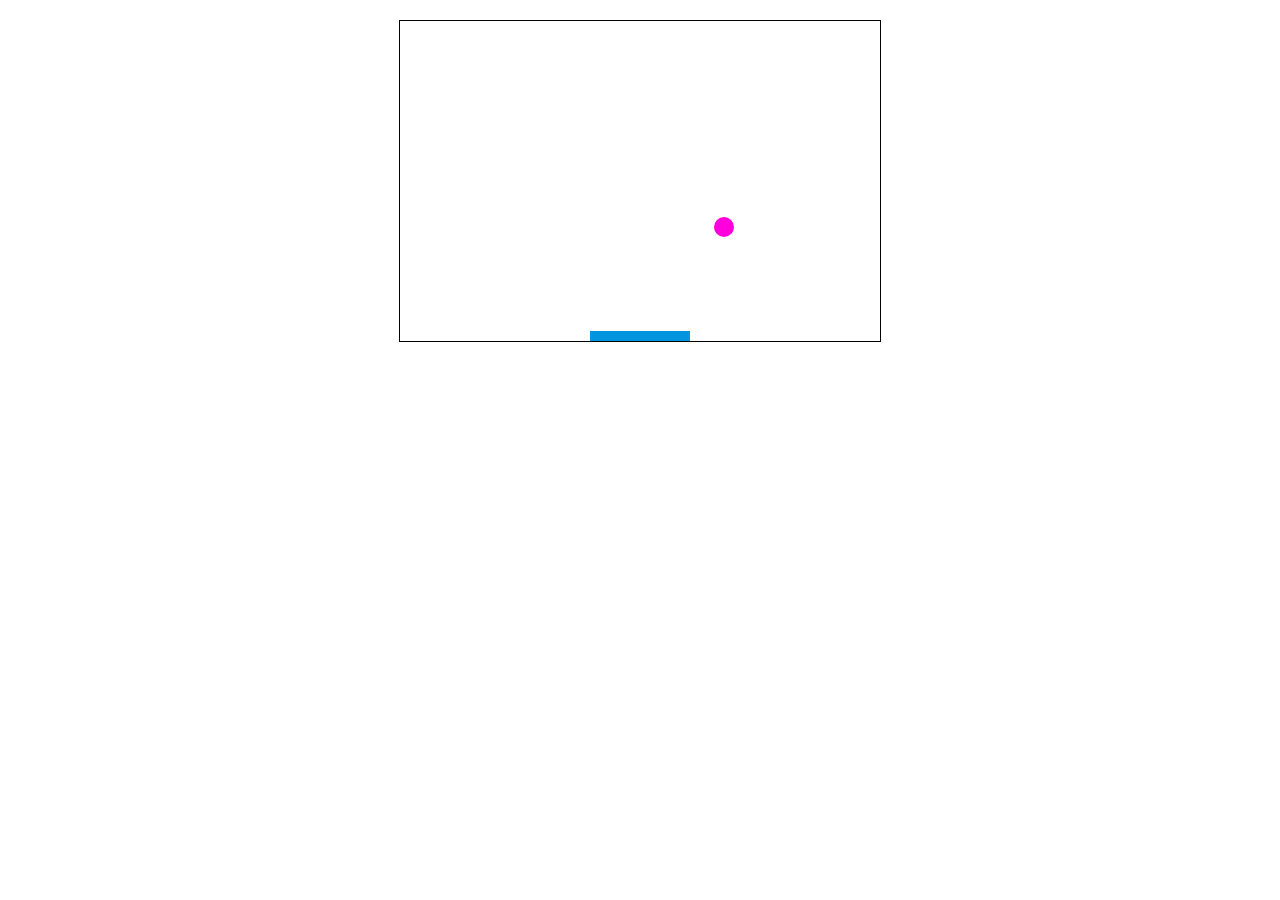
<file: arkanoid/arkanoid.html>
<!DOCTYPE html>
<html lang="en">
<head>
    <meta charset="UTF-8">
    <meta name="viewport" content="width=device-width, initial-scale=1.0">
    <title>Alkanoid Game</title>
    <style>
        canvas {
            border: 1px solid #000;
            display: block;
            margin: 20px auto;
        }
    </style>
</head>
<body>
    <!-- Canvas 요소 추가 -->
    <canvas id="arkanoidCanvas" width="480" height="320"></canvas>

    <script src="arkanoid0.js"></script>
</body>
</html>
</file>
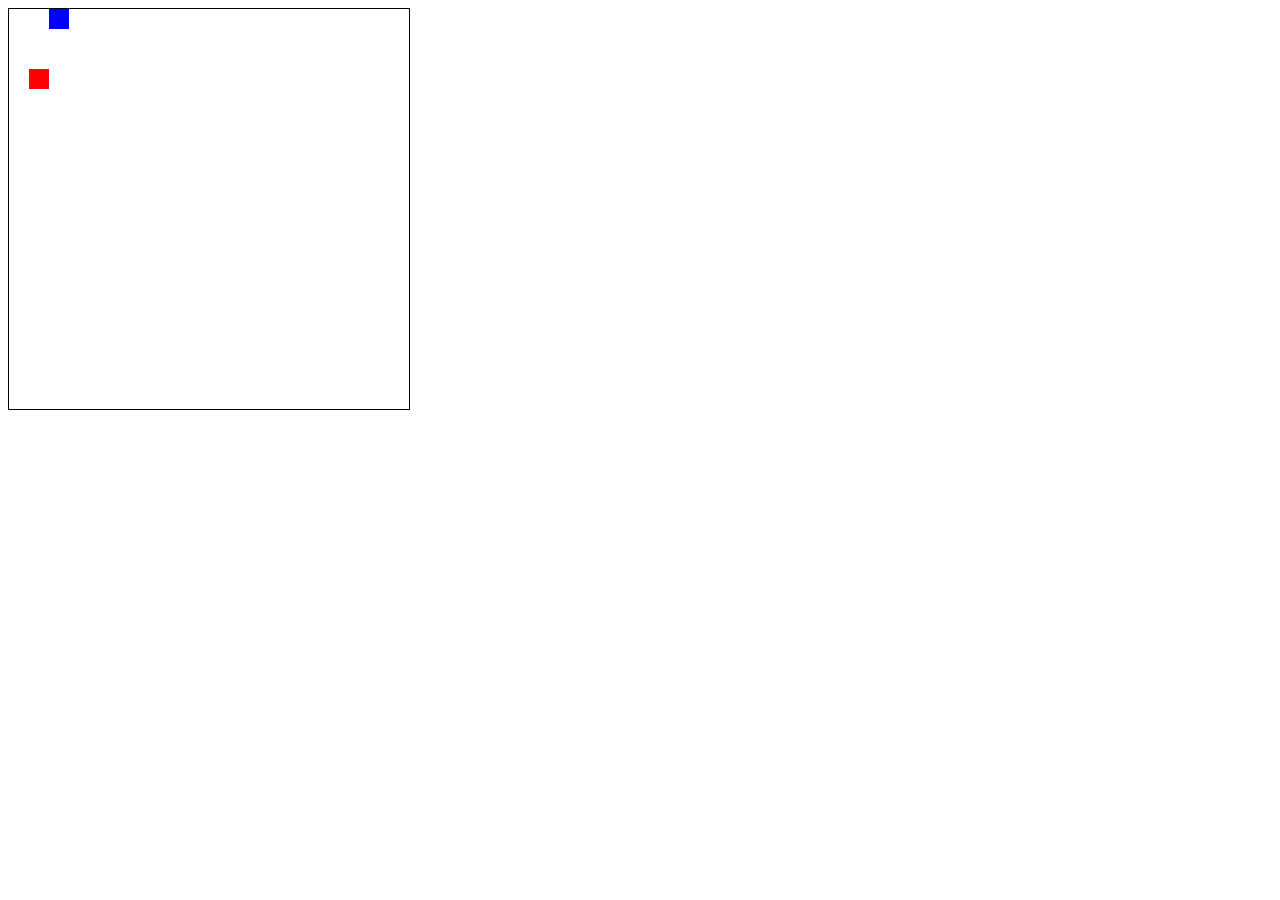
<file: snake_game/snake.html>
<!DOCTYPE html>
<html>
  <head>
    <meta charset="UTF-8" />
    <style>
      canvas {
        border: 1px solid #000;
      }
    </style>
  </head>
  <body>
    <canvas id="game" width="400" height="400"></canvas>
    <script src="snake.js"></script>
  </body>
</html>
</file>
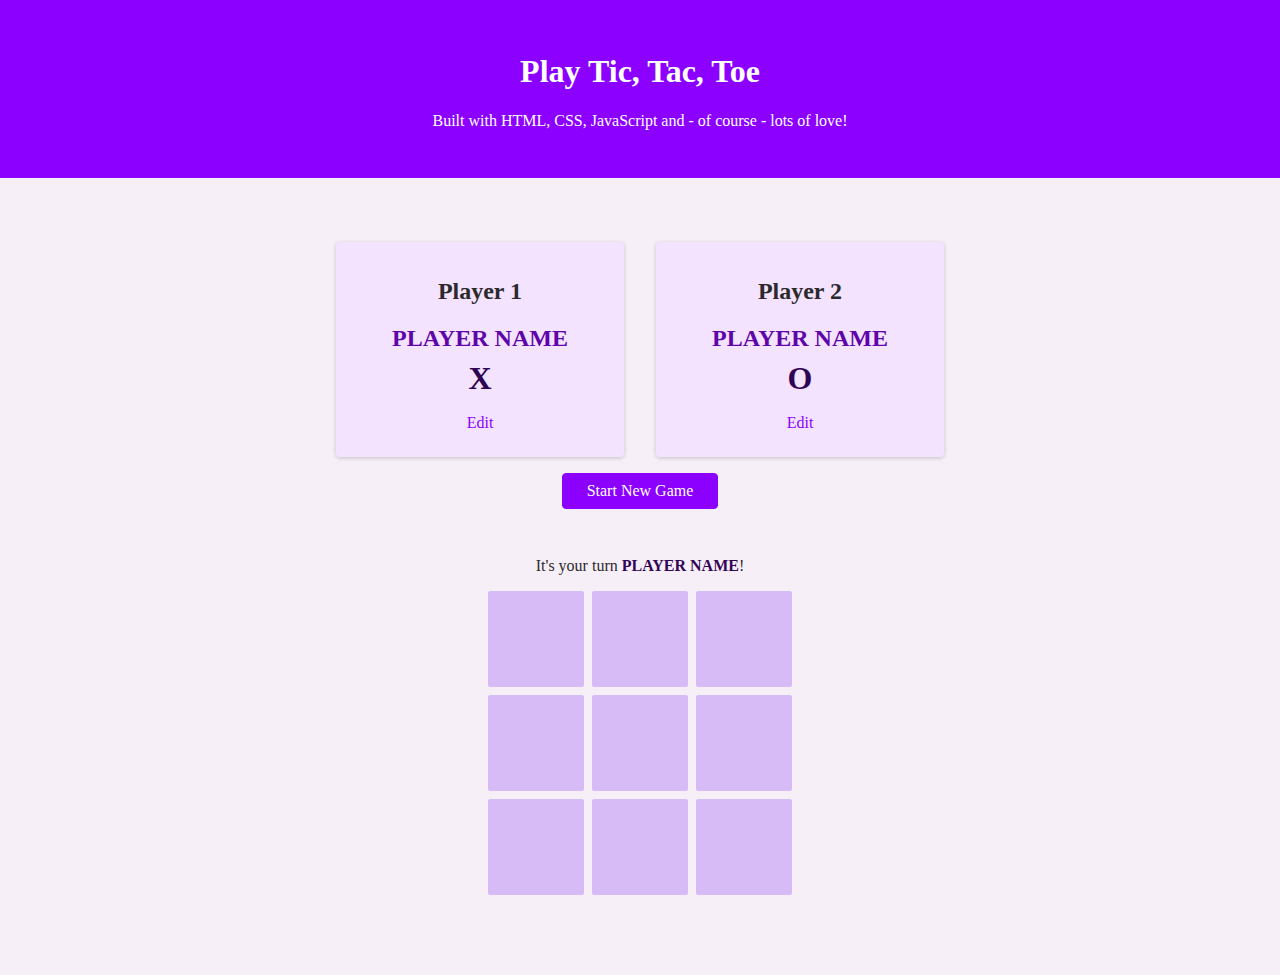
<file: TicTacToe/tictactoe.html>
<!DOCTYPE html>
<html lang="en">
<head>
    <meta charset="UTF-8">
    <meta name="viewport" content="width=device-width, initial-scale=1.0">
    <title>Tic Tac Toe</title>
    <link rel="preconnect" href="https://fonts.googleapis.com">
    <link rel="preconnect" href="https://fonts.gstatic.com" crossorigin>
    <link href="https://fonts.googleapis.com/css2?family=Open+Sans:ital,wght@0,300..800;1,300..800&display=swap" rel="stylesheet">
    <link rel="stylesheet" href="/TicTacToe/styles/style.css">
    <link rel="stylesheet" href="/TicTacToe/styles/overlays.css">
    <link rel="stylesheet" href="/TicTacToe/styles/configuration.css">
    <link rel="stylesheet" href="/TicTacToe/styles/game.css">
    <script src="/TicTacToe/script/config.js" defer></script>
    <script src="/TicTacToe/script/game.js"  ></script>
    <script src="/TicTacToe/script/app.js" defer></script>
</head>
<body>
    <div id="backdrop"></div>
    <header id="main-header">
        <h1>Play Tic, Tac, Toe</h1>
        <p>Built with HTML, CSS, JavaScript and - of course - lots of love!</p>
    </header>
    <main>
        <aside class="modal" id="config-overlay">
            <h2>Choose your name</h2>
            
            <form>
                <div class="form-control">
                    <label for="playername">Player name</label>
                    <input type="text" name="playername" id="playername"/>
                </div>
                </div>
                <p id="config-errors"></p>
                <div>
                    <button type="reset" class="btn btn-alt" id="cancel-config-btn">Cancel</button>
                    <button type="submit" class="btn">Confirm</button>
                </div>
            </form>
        </aside>
        
        <section id="game-configuration">
            <ol>
                <li data-col="1" data-row="2">
                    <article id="player-1-data">
                        <h2>Player 1</h2>
                        <h3>PLAYER NAME</h3>
                        <p class="player-symbol">X</p>
                        <button class="btn btn-alt" id="edit-player-1-btn" data-playerid="1">Edit</button>
                    </article>
                </li data-col="1" data-row="2">
                <li data-col="1" data-row="2">
                    <article id="player-2-data">
                        <h2>Player 2</h2>
                        <h3>PLAYER NAME</h3>
                        <p class="player-symbol">O</p>
                        <button class="btn btn-alt" id="edit-player-2-btn" data-playerid="2">Edit</button>
                    </article>
                </li data-col="1" data-row="2">
            </ol>
            <button class="btn" id="start-game-btn">Start New Game</button>
        </section>
        <section id="active-game">
            <article id="game-over">
                <h3>You won <span id="winner-name">PLAYER NAME</span>!</h3>
                <p>Cli data-col="1" data-row="2"ck "Start New Game" above, to start a new game!</p>
            </article>
            <p>It's your turn <span id="active-player-name">PLAYER NAME</span>!</p>
            <ol id="game-board">
                <li data-col="1" data-row="1"></li>
                <li data-col="1" data-row="1"></li>
                <li data-col="1" data-row="1"></li>

                <li data-col="2" data-row="2"></li>
                <li data-col="2" data-row="2"></li>
                <li data-col="2" data-row="2"></li>

                <li data-col="3" data-row="3"></li>
                <li data-col="3" data-row="3"></li>
                <li data-col="3" data-row="3"></li>
            </ol>
        </section>
    </main>
</body>
</html>
</file>
<file: TicTacToe/styles/style.css>
body {
    margin: 0;
    font-family: 'Open-Sans', 'sans-serif';
    color: rgb(44, 41, 44);
    background-color: rgb(247, 239, 247);
}

#main-header {
    background-color: rgb(140, 0, 255);
    color: white;
    padding: 2rem 5%;
    text-align: center;
}

.btn {
    font: inherit;
    padding: 0.5rem 1.5rem;
    background-color: rgb(140, 0, 255);
    border: 1px solid rgb(140, 0, 255);
    color: white;
    border-radius: 4px;
    cursor: pointer;
}

.btn-alt {
    background-color: transparent;
    border-color: transparent;
    color: rgb(140, 0, 255);
}

.btn:hover{
    background-color: rgb(79, 10, 190);
    border-color: rgb(79, 10, 190);
}

.btn-alt:hover{
    background-color: rgb(245, 232, 255);
    border-color: transparent;
}
</file>
<file: TicTacToe/styles/overlays.css>
.modal {
    position: fixed;
    top: 20%;
    left: 5%;
    width: 90%;
    background-color: white;
    padding: 1rem;
    border-radius: 6px;
    box-shadow: 0 2px 8px rgba(0, 0, 0, 0.2);
    display: none;
}

#backdrop {
    position: fixed;
    top: 0;
    left: 0;
    width: 100%;
    height: 100%;
    background-color: rgba(0, 0, 0, 0.7);
    display: none;
}

/*화면 중앙 위치*/
@media (min-width: 48rem) {
    .modal {
        left: calc(50% - 20rem);
        width: 40rem;
    }
}
</file>
<file: TicTacToe/styles/configuration.css>
#config-overlay {
    text-align: center;
}

#config-overlay h2 {
    margin: 0.5rem 0;
}

.form-control {
    margin: 0.5rem 0;
}

.form-control label {
    display: block;
    margin-bottom: 0.5rem;
    font-weight: bold;
}

.form-control input {
    font: inherit;
    border: 1px solid rgb(204, 204, 204);
    width: 15rem;
    padding: 0.35rem;
}

#game-configuration {
    width: 90%;
    max-width: 40rem;
    margin: 3rem auto;
    text-align: center;
}

#game-configuration ol {
    list-style: none;
    margin: 0;
    padding: 0;
    display: flex;
}

#game-configuration li {
    margin: 1rem;
    padding: 1rem;
    width: 50%;
    background-color: rgb(243, 227, 255);
    border-radius: 4px;
    box-shadow: 0 1px 4px rgba(0, 0, 0, 0.2);
}

#game-configuration h3 {
    font-size: 1rem;
    margin: 0.5rem  0;
}

#game-configuration h3 {
    font-size: 1.5rem;
    margin: 0.5rem 0;
    color: rgb(94, 4, 168);
}

.player-symbol {
    font-size: 2rem;
    margin: 0.5rem 0; 
    font-weight: bold;
    color: rgb(47, 4, 82);
    margin: 0.5rem 0;
}
</file>
<file: TicTacToe/styles/game.css>
#active-game {
    text-align: center;
    margin: 2rem 0 5rem 0; /* top right left bottom */
    /* display: none; */
}

#game-over {
    width: 90%;
    max-width: 40rem;
    margin: auto;
    padding: 1rem 2rem;
    background-color: rgb(50, 5, 87);
    color: white;
    box-shadow: 0 2px 8px rgba(0, 0, 0, 0.2);
    border-radius: 4px;
    display: none;
}

#game-over h2 {
    font-size: 2.5rem;
    margin: 0.5rem 0;
}

#active-player-name {
    font-weight: bold;
    color: rgb(50, 5, 87);
}

#game-board {
    list-style: none;
    margin: 1rem 0;
    padding: 0;
    display: grid;
    grid-template-columns: repeat(3, 6rem); /* 6rem 6rem 6rem */
    grid-template-rows: repeat(3, 6rem); /* 6rem 6rem 6rem */
    justify-content: center;
    gap: 0.5rem;
}

#game-board li {
    background-color: rgb(215 187 247);
    border-radius: 2px;
    cursor: pointer;
    display: flex;
    justify-content: center;
    align-items: center;
    font-size: 2.5rem;
    font-weight: bold;
}

#game-board li:hover{
    background-color: rgb(112, 13, 204);
}

#game-board li.disabled {
    background-color: rgb(112, 13, 204);
    cursor: default;  
    color: white;  
}
</file>
